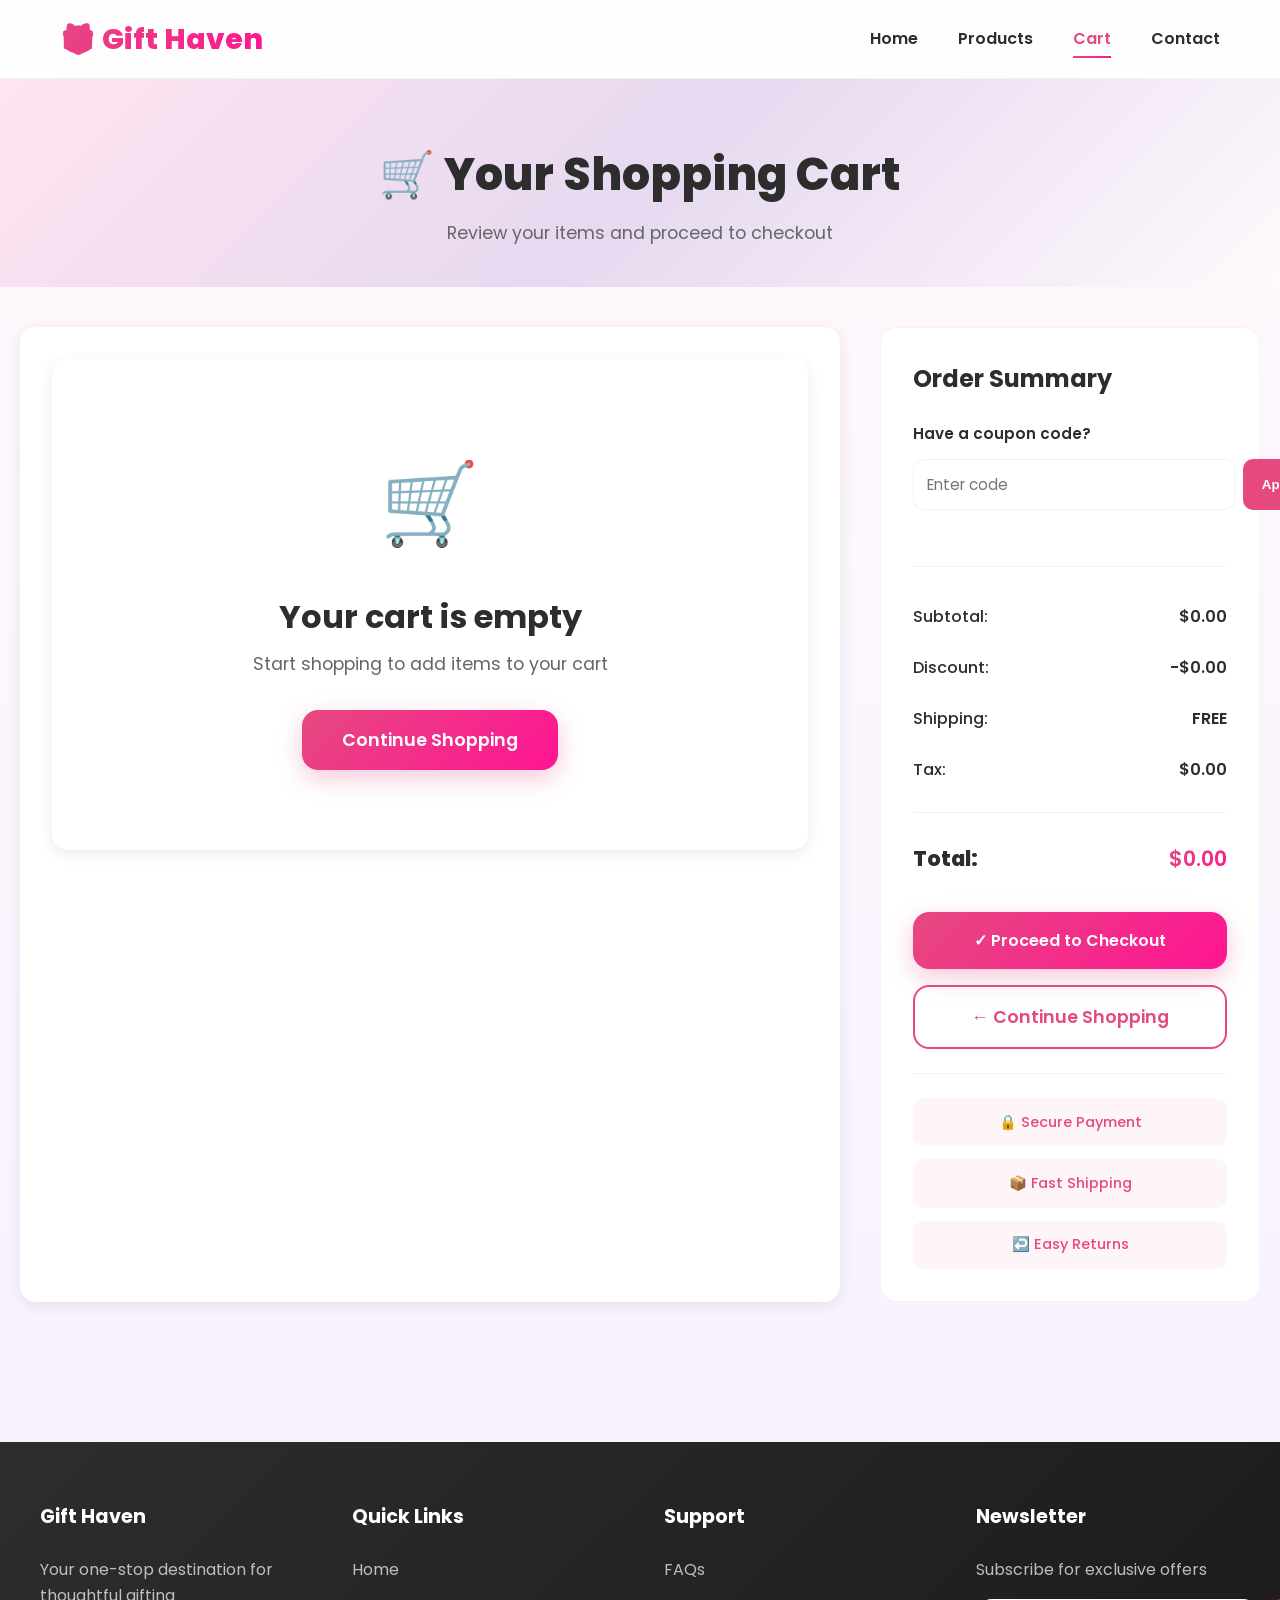
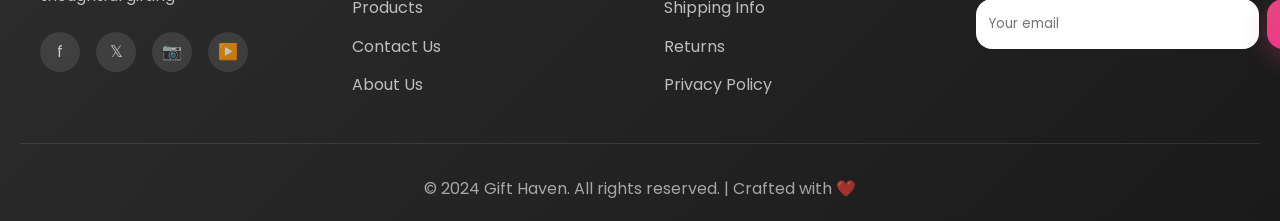
<file: gift-haven/cart.html>
<!DOCTYPE html>
<html lang="en">

<head>
    <meta charset="UTF-8">
    <meta name="viewport" content="width=device-width, initial-scale=1.0">
    <title>Shopping Cart - Gift Haven</title>

    <!-- Google Fonts -->
    <link rel="preconnect" href="https://fonts.googleapis.com">
    <link rel="preconnect" href="https://fonts.gstatic.com" crossorigin>
    <link href="https://fonts.googleapis.com/css2?family=Poppins:wght@300;400;500;600;700;800&display=swap"
        rel="stylesheet">

    <link rel="stylesheet" href="css/style.css">
</head>

<body>
    <!-- Navigation Bar -->
    <nav class="navbar" id="navbar">
        <div class="nav-container">
            <div class="logo">🎁 Gift Haven</div>
            <ul class="nav-menu">
                <li><a href="index.html" class="nav-link">Home</a></li>
                <li><a href="products.html" class="nav-link">Products</a></li>
                <li><a href="cart.html" class="nav-link active">Cart <span class="cart-count"
                            id="cart-count">0</span></a></li>
                <li><a href="contact.html" class="nav-link">Contact</a></li>
            </ul>
        </div>
    </nav>

    <!-- Page Header -->
    <div class="cart-header">
        <h1>🛒 Your Shopping Cart</h1>
        <p>Review your items and proceed to checkout</p>
    </div>

    <!-- Main Content -->
    <main class="cart-container">
        <div class="cart-wrapper">

            <!-- Cart Items Section -->
            <section class="cart-items-section">
                <div id="emptyCart" class="empty-cart-message">
                    <div class="empty-icon">🛒</div>
                    <h2>Your cart is empty</h2>
                    <p>Start shopping to add items to your cart</p>
                    <a href="products.html" class="btn btn-primary btn-lg">Continue Shopping</a>
                </div>

                <div id="cartContent" style="display: none;">
                    <!-- Cart Items List -->
                    <div id="cartItemsList" class="cart-items-list">
                        <!-- Cart items will be rendered here -->
                    </div>
                </div>
            </section>

            <!-- Order Summary Section -->
            <aside class="order-summary glass-effect">
                <h2>Order Summary</h2>

                <!-- Coupon Section -->
                <div class="coupon-section">
                    <label>Have a coupon code?</label>
                    <div class="coupon-input-group">
                        <input type="text" id="couponInput" class="coupon-input" placeholder="Enter code"
                            onkeypress="handleCouponKeyPress(event)">
                        <button class="btn-apply-coupon" onclick="applyCoupon()">Apply</button>
                    </div>
                    <div id="couponMessage" class="coupon-message"></div>
                </div>

                <!-- Summary Details -->
                <div class="summary-details">
                    <div class="summary-row">
                        <span>Subtotal:</span>
                        <span id="subtotal">$0.00</span>
                    </div>
                    <div class="summary-row">
                        <span>Discount:</span>
                        <span id="discount">$0.00</span>
                    </div>
                    <div class="summary-row">
                        <span>Shipping:</span>
                        <span id="shipping">$0.00</span>
                    </div>
                    <div class="summary-row">
                        <span>Tax:</span>
                        <span id="tax">$0.00</span>
                    </div>
                    <div class="summary-divider"></div>
                    <div class="summary-row total">
                        <span>Total:</span>
                        <span id="total">$0.00</span>
                    </div>
                </div>

                <!-- Buttons -->
                <div class="summary-buttons">
                    <button class="btn btn-primary btn-lg btn-checkout" onclick="proceedToCheckout()">
                        ✓ Proceed to Checkout
                    </button>
                    <a href="products.html" class="btn btn-outline btn-lg">
                        ← Continue Shopping
                    </a>
                </div>

                <!-- Trust Badges -->
                <div class="trust-badges">
                    <div class="badge">🔒 Secure Payment</div>
                    <div class="badge">📦 Fast Shipping</div>
                    <div class="badge">↩️ Easy Returns</div>
                </div>
            </aside>

        </div>
    </main>

    <!-- Footer -->
    <footer class="footer">
        <div class="footer-container">
            <div class="footer-section">
                <h4>Gift Haven</h4>
                <p>Your one-stop destination for thoughtful gifting</p>
                <div class="social-links">
                    <a href="#" class="social-icon">f</a>
                    <a href="#" class="social-icon">𝕏</a>
                    <a href="#" class="social-icon">📷</a>
                    <a href="#" class="social-icon">▶️</a>
                </div>
            </div>

            <div class="footer-section">
                <h4>Quick Links</h4>
                <ul>
                    <li><a href="index.html">Home</a></li>
                    <li><a href="products.html">Products</a></li>
                    <li><a href="contact.html">Contact Us</a></li>
                    <li><a href="#">About Us</a></li>
                </ul>
            </div>

            <div class="footer-section">
                <h4>Support</h4>
                <ul>
                    <li><a href="#">FAQs</a></li>
                    <li><a href="#">Shipping Info</a></li>
                    <li><a href="#">Returns</a></li>
                    <li><a href="#">Privacy Policy</a></li>
                </ul>
            </div>

            <div class="footer-section">
                <h4>Newsletter</h4>
                <p>Subscribe for exclusive offers</p>
                <form class="newsletter-form">
                    <input type="email" placeholder="Your email" required>
                    <button type="submit" class="btn btn-primary">Subscribe</button>
                </form>
            </div>
        </div>

        <div class="footer-bottom">
            <p>&copy; 2024 Gift Haven. All rights reserved. | Crafted with ❤️</p>
        </div>
    </footer>

    <script src="js/script.js"></script>
    <script>
        // Coupon codes database
        const validCoupons = {
            'GIFT20': 0.20,      // 20% off
            'WELCOME10': 0.10,   // 10% off
            'SAVE15': 0.15,      // 15% off
            'FRIEND25': 0.25     // 25% off
        };

        let appliedDiscount = 0;

        // Initialize cart on page load
        document.addEventListener('DOMContentLoaded', function () {
            displayCart();
            updateNavbarScroll();
            updateCartCount();
        });

        // Update navbar scroll effect
        window.addEventListener('scroll', updateNavbarScroll);

        function updateNavbarScroll() {
            const navbar = document.getElementById('navbar');
            if (window.scrollY > 50) {
                navbar.classList.add('scrolled');
            } else {
                navbar.classList.remove('scrolled');
            }
        }

        // Display cart items
        function displayCart() {
            const emptyCart = document.getElementById('emptyCart');
            const cartContent = document.getElementById('cartContent');
            const cartItemsList = document.getElementById('cartItemsList');

            if (cart.length === 0) {
                emptyCart.style.display = 'flex';
                cartContent.style.display = 'none';
                updateCartSummary(0, 0, 0);
                return;
            }

            emptyCart.style.display = 'none';
            cartContent.style.display = 'block';
            cartItemsList.innerHTML = '';

            cart.forEach((item, index) => {
                const cartItem = createCartItem(item, index);
                cartItemsList.appendChild(cartItem);
                // Stagger animation
                setTimeout(() => {
                    cartItem.style.animation = `fadeInUp 0.5s ease-out forwards`;
                }, index * 50);
            });

            updateCartTotals();
        }

        // Create cart item element
        function createCartItem(item, index) {
            const itemDiv = document.createElement('div');
            itemDiv.className = 'cart-item glass-effect';
            itemDiv.style.opacity = '0';

            const itemTotal = item.price * item.quantity;

            itemDiv.innerHTML = `
                <div class="cart-item-image">
                    <img src="${item.image || 'images/placeholder-1.jpg'}" alt="${item.name}">
                </div>
                <div class="cart-item-details">
                    <h3>${item.name}</h3>
                    <p class="item-price">$${item.price.toFixed(2)}</p>
                </div>
                <div class="cart-item-quantity">
                    <button class="qty-btn" onclick="decreaseQuantity(${item.id})">−</button>
                    <input type="number" value="${item.quantity}" min="1" readonly>
                    <button class="qty-btn" onclick="increaseQuantity(${item.id})">+</button>
                </div>
                <div class="cart-item-total">
                    <div class="item-total-label">Total</div>
                    <div class="item-total-price">$${itemTotal.toFixed(2)}</div>
                </div>
                <button class="btn-remove" onclick="removeFromCart(${item.id}, '${item.name}')" title="Remove item">
                    ✕
                </button>
            `;

            return itemDiv;
        }

        // Increase quantity
        function increaseQuantity(productId) {
            const product = cart.find(item => item.id === productId);
            if (product) {
                product.quantity += 1;
                saveCart();
                displayCart();
                showNotification(`${product.name} quantity increased!`, 'info');
            }
        }

        // Decrease quantity
        function decreaseQuantity(productId) {
            const product = cart.find(item => item.id === productId);
            if (product && product.quantity > 1) {
                product.quantity -= 1;
                saveCart();
                displayCart();
                showNotification(`${product.name} quantity decreased!`, 'info');
            }
        }

        // Remove from cart
        function removeFromCart(productId, productName) {
            cart = cart.filter(item => item.id !== productId);
            saveCart();
            displayCart();
            showNotification(`${productName} removed from cart`, 'success');
        }

        // Calculate and update totals
        function updateCartTotals() {
            let subtotal = 0;
            cart.forEach(item => {
                subtotal += item.price * item.quantity;
            });

            const discountAmount = subtotal * appliedDiscount;
            const discountedSubtotal = subtotal - discountAmount;
            const shipping = discountedSubtotal > 0 ? (discountedSubtotal > 100 ? 0 : 10) : 0;
            const tax = discountedSubtotal * 0.08;
            const total = discountedSubtotal + shipping + tax;

            updateCartSummary(subtotal, discountAmount, shipping, tax, total);
        }

        // Update cart summary display
        function updateCartSummary(subtotal, discount = 0, shipping = 0, tax = 0, total = 0) {
            const subtotalEl = document.getElementById('subtotal');
            const discountEl = document.getElementById('discount');
            const shippingEl = document.getElementById('shipping');
            const taxEl = document.getElementById('tax');
            const totalEl = document.getElementById('total');

            if (subtotalEl) subtotalEl.textContent = `$${subtotal.toFixed(2)}`;
            if (discountEl) discountEl.textContent = `-$${discount.toFixed(2)}`;
            if (shippingEl) shippingEl.textContent = shipping > 0 ? `$${shipping.toFixed(2)}` : 'FREE';
            if (taxEl) taxEl.textContent = `$${tax.toFixed(2)}`;
            if (totalEl) totalEl.textContent = `$${total.toFixed(2)}`;
        }

        // Apply coupon
        function applyCoupon() {
            const couponCode = document.getElementById('couponInput').value.trim().toUpperCase();
            const couponMessage = document.getElementById('couponMessage');

            if (!couponCode) {
                couponMessage.textContent = 'Please enter a coupon code';
                couponMessage.className = 'coupon-message error';
                return;
            }

            if (validCoupons.hasOwnProperty(couponCode)) {
                appliedDiscount = validCoupons[couponCode];
                const discountPercent = Math.round(appliedDiscount * 100);
                couponMessage.textContent = `✓ Coupon applied! ${discountPercent}% off`;
                couponMessage.className = 'coupon-message success';
                showNotification(`${couponCode} coupon applied - ${discountPercent}% off!`, 'success');
                updateCartTotals();
                document.getElementById('couponInput').disabled = true;
                document.querySelector('.btn-apply-coupon').disabled = true;
            } else {
                couponMessage.textContent = 'Invalid coupon code';
                couponMessage.className = 'coupon-message error';
                showNotification('Coupon code not found', 'error');
            }
        }

        // Handle Enter key for coupon
        function handleCouponKeyPress(event) {
            if (event.key === 'Enter') {
                applyCoupon();
            }
        }

        // Proceed to checkout
        function proceedToCheckout() {
            if (cart.length === 0) {
                showNotification('Your cart is empty!', 'error');
                return;
            }

            showNotification('Processing your order... Redirecting to checkout', 'success');

            setTimeout(() => {
                // In a real application, this would redirect to a checkout page
                // For now, show a confirmation
                alert(`Thank you for your order!\n\nTotal: $${document.getElementById('total').textContent}\n\nOrder ID: #${Math.random().toString(36).substr(2, 9).toUpperCase()}`);
                // Clear cart
                cart = [];
                saveCart();
                displayCart();
                appliedDiscount = 0;
            }, 1500);
        }

        // Update cart count in navbar
        function updateCartCount() {
            const cartCountEl = document.getElementById('cart-count');
            if (!cartCountEl) return;

            const totalItems = cart.reduce((sum, item) => sum + item.quantity, 0);
            cartCountEl.textContent = totalItems;
            cartCountEl.style.display = totalItems > 0 ? 'inline-flex' : 'none';
        }
    </script>
</body>

</html>
</file>
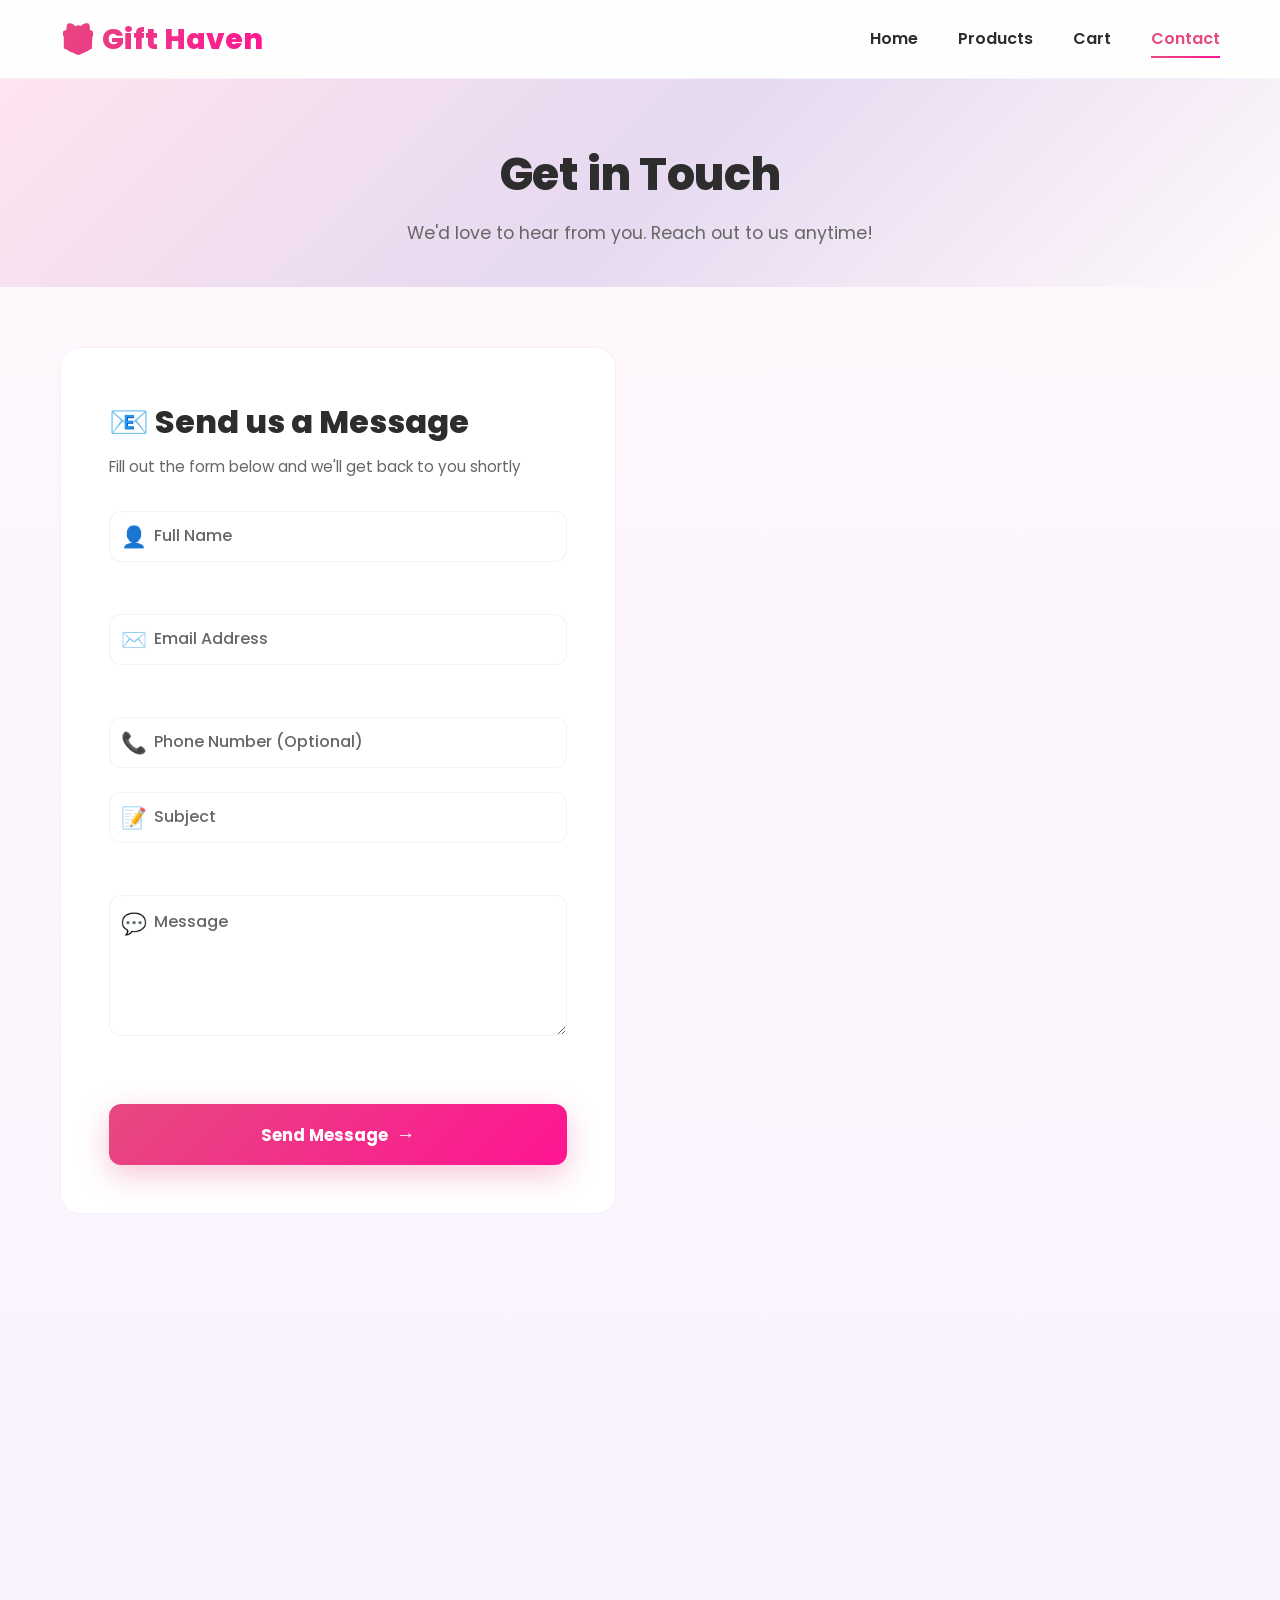
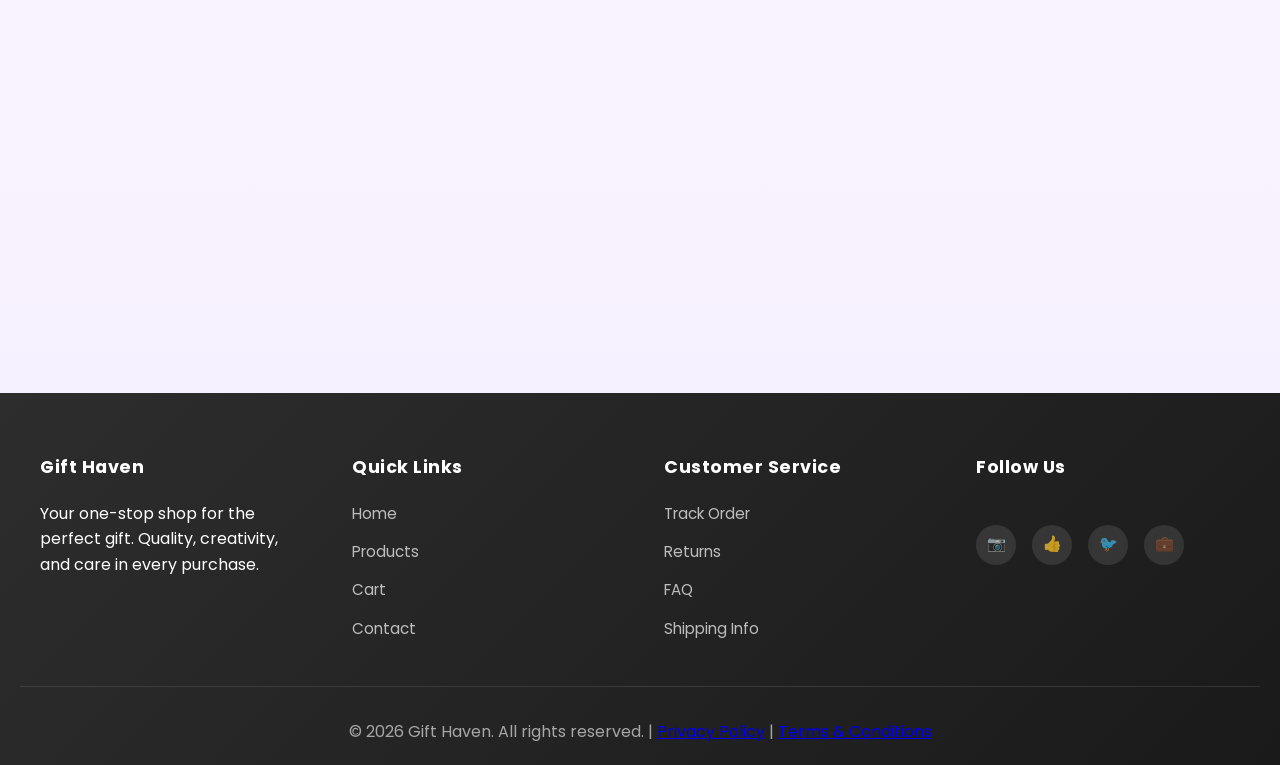
<file: gift-haven/contact.html>
<!DOCTYPE html>
<html lang="en">

<head>
    <meta charset="UTF-8">
    <meta name="viewport" content="width=device-width, initial-scale=1.0">
    <title>Contact Us - Gift Haven</title>

    <!-- Google Fonts -->
    <link rel="preconnect" href="https://fonts.googleapis.com">
    <link rel="preconnect" href="https://fonts.gstatic.com" crossorigin>
    <link
        href="https://fonts.googleapis.com/css2?family=Poppins:wght@300;400;500;600;700;800&family=Montserrat:wght@500;600;700&display=swap"
        rel="stylesheet">

    <link rel="stylesheet" href="css/style.css">
</head>

<body>
    <!-- Navigation Bar -->
    <nav class="navbar" id="navbar">
        <div class="nav-container">
            <div class="logo">🎁 Gift Haven</div>
            <ul class="nav-menu">
                <li><a href="index.html" class="nav-link">Home</a></li>
                <li><a href="products.html" class="nav-link">Products</a></li>
                <li><a href="cart.html" class="nav-link">Cart <span class="cart-count" id="cart-count">0</span></a></li>
                <li><a href="contact.html" class="nav-link active">Contact</a></li>
            </ul>
        </div>
    </nav>

    <!-- Contact Header -->
    <div class="contact-header">
        <h1>Get in Touch</h1>
        <p>We'd love to hear from you. Reach out to us anytime!</p>
    </div>

    <!-- Main Content -->
    <main class="contact-container">
        <div class="contact-wrapper">
            <!-- Contact Form Section -->
            <section class="contact-form-section">
                <div class="form-card glass-effect">
                    <div class="form-header">
                        <h2>📧 Send us a Message</h2>
                        <p>Fill out the form below and we'll get back to you shortly</p>
                    </div>

                    <form id="contactForm" class="contact-form">
                        <!-- Name Field -->
                        <div class="form-group">
                            <div class="input-wrapper">
                                <span class="input-icon">👤</span>
                                <input type="text" id="name" name="name" required placeholder=" ">
                                <label for="name">Full Name</label>
                            </div>
                            <span class="error-message" id="nameError"></span>
                        </div>

                        <!-- Email Field -->
                        <div class="form-group">
                            <div class="input-wrapper">
                                <span class="input-icon">✉️</span>
                                <input type="email" id="email" name="email" required placeholder=" ">
                                <label for="email">Email Address</label>
                            </div>
                            <span class="error-message" id="emailError"></span>
                        </div>

                        <!-- Phone Field -->
                        <div class="form-group">
                            <div class="input-wrapper">
                                <span class="input-icon">📞</span>
                                <input type="tel" id="phone" name="phone" placeholder=" ">
                                <label for="phone">Phone Number (Optional)</label>
                            </div>
                        </div>

                        <!-- Subject Field -->
                        <div class="form-group">
                            <div class="input-wrapper">
                                <span class="input-icon">📝</span>
                                <input type="text" id="subject" name="subject" required placeholder=" ">
                                <label for="subject">Subject</label>
                            </div>
                            <span class="error-message" id="subjectError"></span>
                        </div>

                        <!-- Message Field -->
                        <div class="form-group">
                            <div class="textarea-wrapper">
                                <span class="input-icon textarea-icon">💬</span>
                                <textarea id="message" name="message" required placeholder=" " rows="5"></textarea>
                                <label for="message">Message</label>
                            </div>
                            <span class="error-message" id="messageError"></span>
                        </div>

                        <!-- Submit Button -->
                        <button type="submit" class="btn btn-primary btn-lg contact-btn">
                            <span>Send Message</span>
                            <span class="btn-arrow">→</span>
                        </button>
                    </form>

                    <!-- Success Message -->
                    <div id="successMessage" class="success-message" style="display: none;">
                        <div class="success-icon">✓</div>
                        <h3>Message Sent Successfully!</h3>
                        <p>Thank you for reaching out. We'll get back to you within 24 hours.</p>
                    </div>
                </div>
            </section>

            <!-- Contact Info Section -->
            <section class="contact-info-section">
                <!-- Info Cards -->
                <div class="info-cards-container">
                    <!-- Phone Card -->
                    <div class="info-card glass-effect" data-aos="fadeInUp" data-aos-delay="100">
                        <div class="info-icon">📞</div>
                        <h3>Phone</h3>
                        <p class="info-main">(555) 123-4567</p>
                        <p class="info-sub">Mon-Fri, 9AM-6PM EST</p>
                    </div>

                    <!-- Email Card -->
                    <div class="info-card glass-effect" data-aos="fadeInUp" data-aos-delay="200">
                        <div class="info-icon">✉️</div>
                        <h3>Email</h3>
                        <p class="info-main">support@gifthaven.com</p>
                        <p class="info-sub">We respond within 24hrs</p>
                    </div>

                    <!-- Address Card -->
                    <div class="info-card glass-effect" data-aos="fadeInUp" data-aos-delay="300">
                        <div class="info-icon">📍</div>
                        <h3>Address</h3>
                        <p class="info-main">123 Gift Lane</p>
                        <p class="info-sub">Shop City, ST 12345, USA</p>
                    </div>

                    <!-- Hours Card -->
                    <div class="info-card glass-effect" data-aos="fadeInUp" data-aos-delay="400">
                        <div class="info-icon">🕒</div>
                        <h3>Business Hours</h3>
                        <p class="info-main">Mon-Fri: 9AM - 6PM</p>
                        <p class="info-sub">Sat: 10AM - 4PM | Sun: Closed</p>
                    </div>
                </div>

                <!-- Map Section -->
                <div class="map-section glass-effect" data-aos="fadeInUp" data-aos-delay="500">
                    <h3>📍 Visit Us</h3>
                    <div class="map-container">
                        <iframe
                            src="https://www.google.com/maps/embed?pb=!1m18!1m12!1m3!1d3022.9663038471943!2d-74.00601!3d40.7127753!2m3!1f0!2f0!3f0!3m2!1i1024!2i768!4f13.1!3m3!1m2!1s0x0%3A0x0!2zNDDCsDQyJzQ2LjAiTiA3NMKwMDAnMjEuNiJX!5e0!3m2!1sen!2sus!4v1234567890"
                            width="100%" height="300" style="border:0;" allowfullscreen="" loading="lazy"
                            referrerpolicy="no-referrer-when-downgrade"></iframe>
                    </div>
                </div>

                <!-- FAQ Section -->
                <div class="faq-section" data-aos="fadeInUp" data-aos-delay="600">
                    <h3>❓ Frequently Asked Questions</h3>
                    <div class="faq-container">
                        <details class="faq-item">
                            <summary>How long does shipping take?</summary>
                            <p>Standard shipping takes 5-7 business days. Express shipping is available for 2-3 business
                                days delivery.</p>
                        </details>
                        <details class="faq-item">
                            <summary>What is your return policy?</summary>
                            <p>We offer a 30-day return policy on all items. Items must be unused and in original
                                packaging.</p>
                        </details>
                        <details class="faq-item">
                            <summary>Do you offer gift wrapping?</summary>
                            <p>Yes! We provide complimentary gift wrapping for all orders. You can request it during
                                checkout.</p>
                        </details>
                        <details class="faq-item">
                            <summary>Is my payment information secure?</summary>
                            <p>Absolutely! We use SSL encryption to protect your payment information. Your data is
                                completely secure.</p>
                        </details>
                    </div>
                </div>
            </section>
        </div>
    </main>

    <!-- Back to Top Button -->
    <button id="backToTop" class="back-to-top" onclick="scrollToTop()">
        <span>↑</span>
    </button>

    <!-- Footer -->
    <footer class="footer">
        <div class="footer-container">
            <div class="footer-column">
                <h4>Gift Haven</h4>
                <p>Your one-stop shop for the perfect gift. Quality, creativity, and care in every purchase.</p>
            </div>
            <div class="footer-column">
                <h4>Quick Links</h4>
                <ul>
                    <li><a href="index.html">Home</a></li>
                    <li><a href="products.html">Products</a></li>
                    <li><a href="cart.html">Cart</a></li>
                    <li><a href="contact.html">Contact</a></li>
                </ul>
            </div>
            <div class="footer-column">
                <h4>Customer Service</h4>
                <ul>
                    <li><a href="#">Track Order</a></li>
                    <li><a href="#">Returns</a></li>
                    <li><a href="#">FAQ</a></li>
                    <li><a href="#">Shipping Info</a></li>
                </ul>
            </div>
            <div class="footer-column">
                <h4>Follow Us</h4>
                <div class="social-links">
                    <a href="#" class="social-icon" title="Instagram">📷</a>
                    <a href="#" class="social-icon" title="Facebook">👍</a>
                    <a href="#" class="social-icon" title="Twitter">🐦</a>
                    <a href="#" class="social-icon" title="LinkedIn">💼</a>
                </div>
            </div>
        </div>
        <div class="footer-bottom">
            <p>&copy; 2026 Gift Haven. All rights reserved. | <a href="#">Privacy Policy</a> | <a href="#">Terms &
                    Conditions</a></p>
        </div>
    </footer>

    <script src="js/script.js"></script>
</body>

</html>
</file>
<file: gift-haven/css/style.css>
/* ================================
   Gift Haven - Premium Stylesheet
   ================================ */

/* Root Variables with Modern Color Palette */
:root {
    --primary-color: #e64980;
    --secondary-color: #ff1493;
    --accent-color: #b19cd9;
    --light-purple: #e6d9f0;
    --soft-pink: #ffe4f0;
    --white: #ffffff;
    --dark-text: #2d2d2d;
    --light-text: #666666;
    --border-color: rgba(230, 217, 240, 0.4);
    --padding: 20px;
    --border-radius: 16px;
    --gradient-primary: linear-gradient(135deg, #e64980 0%, #ff1493 100%);
    --gradient-light: linear-gradient(135deg, #ffe4f0 0%, #e6d9f0 100%);
}

/* Animations */
@keyframes fadeInUp {
    from {
        opacity: 0;
        transform: translateY(30px);
    }
    to {
        opacity: 1;
        transform: translateY(0);
    }
}

@keyframes slideIn {
    from {
        transform: translateX(400px);
        opacity: 0;
    }
    to {
        transform: translateX(0);
        opacity: 1;
    }
}

@keyframes slideOut {
    from {
        transform: translateX(0);
        opacity: 1;
    }
    to {
        transform: translateX(400px);
        opacity: 0;
    }
}

@keyframes float {
    0%, 100% {
        transform: translateY(0px);
    }
    50% {
        transform: translateY(-15px);
    }
}

@keyframes glow {
    0%, 100% {
        box-shadow: 0 0 20px rgba(230, 73, 128, 0.3);
    }
    50% {
        box-shadow: 0 0 40px rgba(230, 73, 128, 0.6);
    }
}

/* Reset & Base Styles */
* {
    margin: 0;
    padding: 0;
    box-sizing: border-box;
}

html {
    scroll-behavior: smooth;
}

body {
    font-family: 'Poppins', 'Montserrat', sans-serif;
    line-height: 1.6;
    color: var(--dark-text);
    background: linear-gradient(180deg, #fff9fc 0%, #f5f0ff 100%);
    min-height: 100vh;
}

/* Glassmorphism Effect */
.glass-effect {
    background: rgba(255, 255, 255, 0.95);
    backdrop-filter: blur(10px);
    border: 1px solid var(--border-color);
    border-radius: var(--border-radius);
}

/* ================================
   Navigation Bar - Modern Sticky
   ================================ */
.navbar {
    background: rgba(255, 255, 255, 0.8);
    backdrop-filter: blur(10px);
    border-bottom: 1px solid var(--border-color);
    position: sticky;
    top: 0;
    z-index: 1000;
    transition: all 0.3s ease;
}

.navbar.scrolled {
    box-shadow: 0 8px 32px rgba(0, 0, 0, 0.1);
    background: rgba(255, 255, 255, 0.95);
}

.nav-container {
    max-width: 1200px;
    margin: 0 auto;
    display: flex;
    justify-content: space-between;
    align-items: center;
    padding: 1rem var(--padding);
}

.logo {
    font-size: 1.8rem;
    font-weight: 800;
    background: var(--gradient-primary);
    -webkit-background-clip: text;
    -webkit-text-fill-color: transparent;
    background-clip: text;
    transition: transform 0.3s ease;
}

.logo:hover {
    transform: scale(1.05);
}

.nav-menu {
    list-style: none;
    display: flex;
    gap: 2.5rem;
}

.nav-link {
    text-decoration: none;
    color: var(--dark-text);
    font-weight: 600;
    font-size: 1rem;
    transition: all 0.3s ease;
    position: relative;
    padding: 0.5rem 0;
}

.nav-link::after {
    content: '';
    position: absolute;
    bottom: 0;
    left: 0;
    width: 0;
    height: 2px;
    background: var(--gradient-primary);
    transition: width 0.3s ease;
}

.nav-link:hover::after,
.nav-link.active::after {
    width: 100%;
}

.nav-link:hover,
.nav-link.active {
    color: var(--primary-color);
}

/* ================================
   Hero Section - Modern & Animated
   ================================ */
.hero {
    position: relative;
    min-height: 100vh;
    display: flex;
    align-items: center;
    justify-content: center;
    overflow: hidden;
    padding: 80px var(--padding);
}

.hero-bg-gradient {
    position: absolute;
    top: 0;
    left: 0;
    right: 0;
    bottom: 0;
    background: var(--gradient-light);
    z-index: 0;
}

.hero::before {
    content: '';
    position: absolute;
    top: -50%;
    right: -10%;
    width: 800px;
    height: 800px;
    background: radial-gradient(circle, rgba(230, 73, 128, 0.1) 0%, transparent 70%);
    border-radius: 50%;
    z-index: 1;
}

.hero {
    background: linear-gradient(135deg, #ffe4f0 0%, #e6d9f0 50%, #fff9fc 100%);
}

.hero-content {
    max-width: 1200px;
    display: grid;
    grid-template-columns: 1fr 1fr;
    gap: 4rem;
    align-items: center;
    position: relative;
    z-index: 2;
}

.hero-text {
    animation: fadeInUp 1s ease-out;
}

.hero-text h1 {
    font-size: 3.5rem;
    font-weight: 800;
    line-height: 1.2;
    margin-bottom: 1.5rem;
    color: var(--dark-text);
    letter-spacing: -1px;
}

.hero-text h1 span {
    background: var(--gradient-primary);
    -webkit-background-clip: text;
    -webkit-text-fill-color: transparent;
    background-clip: text;
}

.hero-text p {
    font-size: 1.3rem;
    color: var(--light-text);
    margin-bottom: 2.5rem;
    font-weight: 400;
}

.hero-buttons {
    display: flex;
    gap: 1.5rem;
    flex-wrap: wrap;
}

.hero-illustration {
    animation: float 3s ease-in-out infinite;
    text-align: center;
}

.gift-box {
    font-size: 200px;
    filter: drop-shadow(0 20px 40px rgba(230, 73, 128, 0.2));
    animation: glow 3s ease-in-out infinite;
}

/* ================================
   Button Styles - Modern
   ================================ */
.btn {
    padding: 0.9rem 2rem;
    border: none;
    border-radius: var(--border-radius);
    cursor: pointer;
    font-weight: 600;
    font-size: 1rem;
    text-decoration: none;
    display: inline-block;
    transition: all 0.3s ease;
    text-align: center;
    font-family: 'Poppins', sans-serif;
}

.btn-primary {
    background: var(--gradient-primary);
    color: var(--white);
    box-shadow: 0 8px 24px rgba(230, 73, 128, 0.3);
}

.btn-primary:hover {
    transform: translateY(-3px);
    box-shadow: 0 12px 32px rgba(230, 73, 128, 0.5);
}

.btn-secondary {
    background: var(--white);
    color: var(--primary-color);
    border: 2px solid var(--primary-color);
}

.btn-secondary:hover {
    background: var(--primary-color);
    color: var(--white);
    transform: translateY(-2px);
}

.btn-outline {
    background: transparent;
    color: var(--primary-color);
    border: 2px solid var(--primary-color);
}

.btn-outline:hover {
    background: var(--primary-color);
    color: var(--white);
}

.btn-lg {
    padding: 1rem 2.5rem;
    font-size: 1.1rem;
}

.btn-white {
    background: var(--white);
    color: var(--primary-color);
    box-shadow: 0 8px 24px rgba(0, 0, 0, 0.1);
}

.btn-white:hover {
    transform: translateY(-3px);
    box-shadow: 0 12px 32px rgba(0, 0, 0, 0.15);
}

.btn-icon {
    width: 45px;
    height: 45px;
    border-radius: 50%;
    padding: 0;
    display: flex;
    align-items: center;
    justify-content: center;
    background: var(--gradient-primary);
    color: var(--white);
}

.btn-icon:hover {
    transform: scale(1.1);
}

.btn-add {
    width: 100%;
    background: var(--gradient-primary);
    color: var(--white);
}

/* ================================
   Featured Section
   ================================ */
.featured {
    max-width: 1200px;
    margin: 0 auto;
    padding: 80px var(--padding);
}

.section-header {
    text-align: center;
    margin-bottom: 60px;
}

.section-header h2 {
    font-size: 2.8rem;
    font-weight: 800;
    color: var(--dark-text);
    margin-bottom: 1rem;
    letter-spacing: -0.5px;
}

.section-header p {
    font-size: 1.1rem;
    color: var(--light-text);
    max-width: 500px;
    margin: 0 auto;
}

/* ================================
   Product Grid - Modern Cards
   ================================ */
.product-grid {
    display: grid;
    grid-template-columns: repeat(auto-fit, minmax(300px, 1fr));
    gap: 2.5rem;
    margin-bottom: 4rem;
}

.product-card {
    background: var(--white);
    border-radius: var(--border-radius);
    overflow: hidden;
    transition: all 0.3s ease;
    animation: fadeInUp 0.6s ease-out backwards;
}

.product-card:hover {
    transform: translateY(-10px);
    box-shadow: 0 20px 40px rgba(0, 0, 0, 0.1);
}

.product-image {
    position: relative;
    height: 250px;
    overflow: hidden;
    background: linear-gradient(135deg, #ffe4f0 0%, #e6d9f0 100%);
    border-radius: 12px 12px 0 0;
    display: flex;
    align-items: center;
    justify-content: center;
    box-shadow: inset 0 2px 8px rgba(0, 0, 0, 0.05);
}

.product-image img {
    width: 100%;
    height: 100%;
    object-fit: cover;
    object-position: center;
    transition: transform 0.4s cubic-bezier(0.4, 0, 0.2, 1);
    will-change: transform;
}

.product-card:hover .product-image img {
    transform: scale(1.08) perspective(1000px) rotateY(1deg);
}

.product-image::before {
    content: '';
    position: absolute;
    top: 0;
    left: 0;
    right: 0;
    bottom: 0;
    background: rgba(230, 73, 128, 0);
    transition: background 0.3s ease;
    pointer-events: none;
    z-index: 1;
}

.product-card:hover .product-image::before {
    background: rgba(230, 73, 128, 0.05);
}

.product-badge {
    position: absolute;
    top: 15px;
    right: 15px;
    background: var(--gradient-primary);
    color: var(--white);
    padding: 0.5rem 1rem;
    border-radius: 30px;
    font-size: 0.8rem;
    font-weight: 600;
}

.product-info {
    padding: 1.5rem;
}

.product-info h3 {
    font-size: 1.3rem;
    font-weight: 700;
    color: var(--primary-color);
    margin-bottom: 0.5rem;
}

.product-info p {
    color: var(--light-text);
    font-size: 0.95rem;
    margin-bottom: 1rem;
}

.product-footer {
    display: flex;
    justify-content: space-between;
    align-items: center;
}

.price {
    font-size: 1.5rem;
    font-weight: 700;
    background: var(--gradient-primary);
    -webkit-background-clip: text;
    -webkit-text-fill-color: transparent;
    background-clip: text;
}

.view-all-container {
    text-align: center;
    margin-top: 2rem;
}

/* ================================
   Categories Section
   ================================ */
.categories {
    max-width: 1200px;
    margin: 0 auto;
    padding: 80px var(--padding);
}

.categories-grid {
    display: grid;
    grid-template-columns: repeat(auto-fit, minmax(250px, 1fr));
    gap: 2rem;
}

.category-card {
    padding: 2.5rem;
    text-align: center;
    cursor: pointer;
    transition: all 0.3s ease;
    animation: fadeInUp 0.6s ease-out backwards;
    position: relative;
    min-height: 300px;
    display: flex;
    flex-direction: column;
    align-items: center;
    justify-content: center;
    background-size: cover;
    background-position: center;
    overflow: hidden;
    border-radius: var(--border-radius);
}

.category-card::before {
    content: '';
    position: absolute;
    top: 0;
    left: 0;
    right: 0;
    bottom: 0;
    background: rgba(255, 255, 255, 0.95);
    backdrop-filter: blur(5px);
    transition: all 0.3s ease;
    z-index: 1;
}

.category-card:hover::before {
    background: rgba(255, 255, 255, 0.85);
    backdrop-filter: blur(8px);
}

.category-card:hover {
    transform: translateY(-8px);
    box-shadow: 0 20px 50px rgba(230, 73, 128, 0.2);
}

.category-icon {
    font-size: 4rem;
    margin-bottom: 1rem;
    animation: float 3s ease-in-out infinite;
    position: relative;
    z-index: 2;
    transition: transform 0.3s ease;
}

.category-card:hover .category-icon {
    transform: scale(1.1) rotateZ(5deg);
}

.category-card h3 {
    font-size: 1.5rem;
    font-weight: 700;
    color: var(--dark-text);
    margin-bottom: 0.5rem;
    position: relative;
    z-index: 2;
}

.category-card p {
    color: var(--light-text);
    margin-bottom: 1.5rem;
    position: relative;
    z-index: 2;
}

.category-link {
    color: var(--primary-color);
    text-decoration: none;
    font-weight: 600;
    transition: all 0.3s ease;
    position: relative;
    z-index: 2;
}

.category-link:hover {
    color: var(--secondary-color);
    transform: translateX(3px);
}

/* ================================
   Special Offer Section
   ================================ */
.special-offer {
    max-width: 1200px;
    margin: 60px auto;
    padding: 0 var(--padding);
}

.offer-content {
    background: var(--gradient-primary);
    padding: 3rem;
    border-radius: var(--border-radius);
    display: flex;
    justify-content: space-between;
    align-items: center;
    gap: 2rem;
}

.offer-text {
    flex: 1;
}

.offer-text h2 {
    font-size: 2.2rem;
    color: var(--white);
    font-weight: 800;
    margin-bottom: 1rem;
}

.offer-text p {
    font-size: 1.1rem;
    color: rgba(255, 255, 255, 0.9);
    margin-bottom: 1rem;
}

.offer-code {
    display: inline-block;
    background: rgba(255, 255, 255, 0.2);
    padding: 0.8rem 1.5rem;
    border-radius: 30px;
    color: var(--white);
    font-weight: 600;
}

.offer-content .btn {
    white-space: nowrap;
}

/* ================================
   Why Choose Us Section
   ================================ */
.why-us {
    max-width: 1200px;
    margin: 0 auto;
    padding: 80px var(--padding);
}

.benefits-grid {
    display: grid;
    grid-template-columns: repeat(auto-fit, minmax(250px, 1fr));
    gap: 2rem;
}

.benefit-card {
    text-align: center;
    padding: 2rem;
    animation: fadeInUp 0.6s ease-out backwards;
}

.benefit-icon {
    width: 70px;
    height: 70px;
    margin: 0 auto 1.5rem;
    background: var(--gradient-primary);
    color: var(--white);
    border-radius: 50%;
    display: flex;
    align-items: center;
    justify-content: center;
    font-size: 2rem;
    font-weight: bold;
}

.benefit-card h3 {
    font-size: 1.3rem;
    font-weight: 700;
    color: var(--dark-text);
    margin-bottom: 0.5rem;
}

.benefit-card p {
    color: var(--light-text);
}

/* ================================
   Footer - Premium Style
   ================================ */
.footer {
    background: linear-gradient(135deg, #2d2d2d 0%, #1a1a1a 100%);
    color: var(--white);
    padding: 60px var(--padding) 20px;
    margin-top: 100px;
}

.footer-container {
    max-width: 1200px;
    margin: 0 auto;
    display: grid;
    grid-template-columns: repeat(auto-fit, minmax(250px, 1fr));
    gap: 3rem;
    margin-bottom: 2rem;
}

.footer-section h4 {
    font-size: 1.2rem;
    font-weight: 700;
    margin-bottom: 1.5rem;
    color: var(--white);
}

.footer-section p {
    color: rgba(255, 255, 255, 0.7);
    margin-bottom: 1rem;
}

.footer-section ul {
    list-style: none;
}

.footer-section ul li {
    margin-bottom: 0.8rem;
}

.footer-section a {
    color: rgba(255, 255, 255, 0.7);
    text-decoration: none;
    transition: color 0.3s ease;
}

.footer-section a:hover {
    color: var(--white);
}

.social-links {
    display: flex;
    gap: 1rem;
    margin-top: 1.5rem;
}

.social-icon {
    width: 40px;
    height: 40px;
    background: rgba(255, 255, 255, 0.1);
    border-radius: 50%;
    display: flex;
    align-items: center;
    justify-content: center;
    color: var(--white);
    text-decoration: none;
    transition: all 0.3s ease;
}

.social-icon:hover {
    background: var(--primary-color);
    transform: translateY(-3px);
}

.newsletter-form {
    display: flex;
    gap: 0.5rem;
    margin-top: 1rem;
}

.newsletter-form input {
    flex: 1;
    padding: 0.8rem;
    border: none;
    border-radius: var(--border-radius);
    font-family: inherit;
}

.newsletter-form .btn {
    padding: 0.8rem 1.5rem;
}

.footer-bottom {
    text-align: center;
    padding-top: 2rem;
    border-top: 1px solid rgba(255, 255, 255, 0.1);
    color: rgba(255, 255, 255, 0.6);
}

/* ================================
   Container
   ================================ */
.container {
    max-width: 1200px;
    margin: 0 auto;
    padding: 2rem var(--padding);
}

/* ================================
   Products Page - Modern Design
   ================================ */

/* Products Header */
.products-header {
    text-align: center;
    padding: 60px var(--padding) 40px;
    background: linear-gradient(135deg, #ffe4f0 0%, #e6d9f0 50%, #fff9fc 100%);
}

.products-header h1 {
    font-size: 2.8rem;
    font-weight: 800;
    color: var(--dark-text);
    margin-bottom: 0.5rem;
}

.products-header p {
    font-size: 1.1rem;
    color: var(--light-text);
}

/* Products Container */
.products-container {
    max-width: 1400px;
    margin: 0 auto;
    padding: 40px var(--padding);
}

/* Search & Filter Wrapper */
.search-filter-wrapper {
    margin-bottom: 40px;
}

/* Search Bar */
.search-bar-container {
    position: relative;
    margin-bottom: 20px;
}

.search-input {
    width: 100%;
    padding: 15px 20px 15px 45px;
    border: 1px solid var(--border-color);
    border-radius: var(--border-radius);
    font-size: 1rem;
    font-family: 'Poppins', sans-serif;
    transition: all 0.3s ease;
}

.search-input:focus {
    outline: none;
    border-color: var(--primary-color);
    box-shadow: 0 0 15px rgba(230, 73, 128, 0.15);
}

.search-icon {
    position: absolute;
    left: 15px;
    top: 50%;
    transform: translateY(-50%);
    font-size: 1.2rem;
}

/* Filter Controls */
.filter-controls {
    display: grid;
    grid-template-columns: repeat(auto-fit, minmax(180px, 1fr));
    gap: 15px;
    padding: 20px;
}

.filter-group {
    display: flex;
    flex-direction: column;
}

.filter-group label {
    font-weight: 600;
    color: var(--dark-text);
    margin-bottom: 0.5rem;
    font-size: 0.95rem;
}

.filter-group select {
    padding: 0.8rem;
    border: 1px solid var(--border-color);
    border-radius: var(--border-radius);
    background-color: var(--white);
    color: var(--dark-text);
    font-family: 'Poppins', sans-serif;
    cursor: pointer;
    transition: all 0.3s ease;
    font-size: 0.95rem;
}

.filter-group select:hover {
    border-color: var(--primary-color);
}

.filter-group select:focus {
    outline: none;
    border-color: var(--primary-color);
    box-shadow: 0 0 8px rgba(230, 73, 128, 0.2);
}

/* Clear Filters Button */
.btn-clear-filters {
    padding: 0.8rem 1.5rem;
    background: rgba(230, 73, 128, 0.1);
    color: var(--primary-color);
    border: 1px solid var(--primary-color);
    border-radius: var(--border-radius);
    cursor: pointer;
    font-weight: 600;
    transition: all 0.3s ease;
    align-self: flex-end;
}

.btn-clear-filters:hover {
    background: var(--primary-color);
    color: var(--white);
}

/* Products Info */
.products-info {
    margin-bottom: 20px;
}

.products-info p {
    color: var(--light-text);
    font-weight: 500;
}

/* Products Grid */
.products-grid {
    display: grid;
    grid-template-columns: repeat(auto-fill, minmax(280px, 1fr));
    gap: 2.5rem;
    margin-bottom: 40px;
    animation: fadeInUp 0.6s ease-out;
}

.product-card {
    background: var(--white);
    border-radius: var(--border-radius);
    overflow: hidden;
    transition: all 0.4s cubic-bezier(0.4, 0, 0.2, 1);
    box-shadow: 0 4px 15px rgba(0, 0, 0, 0.08);
    position: relative;
    animation: fadeInUp 0.6s ease-out backwards;
}

.product-card:hover {
    transform: translateY(-12px) perspective(1000px) rotateX(2deg);
    box-shadow: 0 15px 40px rgba(230, 73, 128, 0.2);
}

.product-image {
    position: relative;
    height: 260px;
    overflow: hidden;
    background: linear-gradient(135deg, #ffe4f0 0%, #e6d9f0 100%);
}

.product-image img {
    width: 100%;
    height: 100%;
    object-fit: cover;
    transition: transform 0.4s ease;
}

.product-card:hover .product-image img {
    transform: scale(1.08) rotate(1deg);
}

/* Product Badge */
.product-badge {
    position: absolute;
    top: 12px;
    right: 12px;
    padding: 0.6rem 1.2rem;
    border-radius: 50px;
    font-size: 0.75rem;
    font-weight: 700;
    text-transform: uppercase;
    letter-spacing: 0.5px;
    z-index: 10;
}

.badge-new {
    background: linear-gradient(135deg, #4CAF50 0%, #45a049 100%);
    color: var(--white);
    box-shadow: 0 4px 12px rgba(76, 175, 80, 0.3);
}

.badge-bestseller {
    background: linear-gradient(135deg, var(--primary-color) 0%, var(--secondary-color) 100%);
    color: var(--white);
    box-shadow: 0 4px 12px rgba(230, 73, 128, 0.3);
}

/* Wishlist Button */
.wishlist-btn {
    position: absolute;
    top: 12px;
    left: 12px;
    width: 45px;
    height: 45px;
    border-radius: 50%;
    background: rgba(255, 255, 255, 0.9);
    border: none;
    cursor: pointer;
    font-size: 1.5rem;
    display: flex;
    align-items: center;
    justify-content: center;
    transition: all 0.3s ease;
    z-index: 9;
    box-shadow: 0 4px 12px rgba(0, 0, 0, 0.1);
}

.wishlist-btn:hover {
    transform: scale(1.1);
    background: var(--primary-color);
}

.wishlist-btn.wishlisted {
    color: var(--primary-color);
    background: rgba(230, 73, 128, 0.1);
}

/* Product Content */
.product-content {
    padding: 1.5rem;
}

.product-content h3 {
    font-size: 1.2rem;
    font-weight: 700;
    color: var(--dark-text);
    margin-bottom: 0.5rem;
    transition: color 0.3s ease;
}

.product-card:hover .product-content h3 {
    color: var(--primary-color);
}

.product-desc {
    color: var(--light-text);
    font-size: 0.9rem;
    margin-bottom: 0.8rem;
    line-height: 1.5;
}

/* Product Rating */
.product-rating {
    display: flex;
    align-items: center;
    gap: 0.5rem;
    margin-bottom: 1rem;
}

.stars {
    font-size: 1rem;
}

.rating-text {
    color: var(--light-text);
    font-size: 0.85rem;
    font-weight: 500;
}

/* Product Footer */
.product-footer {
    display: flex;
    justify-content: space-between;
    align-items: center;
    gap: 1rem;
}

.product-price {
    font-size: 1.6rem;
    font-weight: 800;
    background: var(--gradient-primary);
    -webkit-background-clip: text;
    -webkit-text-fill-color: transparent;
    background-clip: text;
}

.product-card .btn-icon {
    width: 45px;
    height: 45px;
    padding: 0;
    flex-shrink: 0;
    font-size: 1.3rem;
}

/* No Products Message */
.no-products {
    grid-column: 1 / -1;
    text-align: center;
    padding: 60px var(--padding);
    color: var(--light-text);
    font-size: 1.2rem;
}

/* Load More Button Container */
.load-more-container {
    text-align: center;
    margin-top: 40px;
}

.load-more-container .btn {
    padding: 1rem 3rem;
    font-size: 1.05rem;
}

/* Cart Count Badge */
.cart-count {
    display: inline-block;
    background: var(--secondary-color);
    color: var(--white);
    border-radius: 50%;
    width: 22px;
    height: 22px;
    font-size: 0.75rem;
    font-weight: 700;
    display: flex;
    align-items: center;
    justify-content: center;
    margin-left: 5px;
}

/* ================================
   Contact Page - Modern Design
   ================================ */

.contact-header {
    text-align: center;
    padding: 60px var(--padding) 40px;
    background: linear-gradient(135deg, #ffe4f0 0%, #e6d9f0 50%, #fff9fc 100%);
}

.contact-header h1 {
    font-size: 2.8rem;
    font-weight: 800;
    color: var(--dark-text);
    margin-bottom: 0.5rem;
    letter-spacing: -0.5px;
}

.contact-header p {
    font-size: 1.1rem;
    color: var(--light-text);
}

.contact-container {
    max-width: 1200px;
    margin: 0 auto;
    padding: 60px var(--padding);
}

.contact-wrapper {
    display: grid;
    grid-template-columns: 1fr 1fr;
    gap: 3rem;
    align-items: start;
}

/* Contact Form Section */
.contact-form-section {
    animation: fadeInUp 0.6s ease-out;
}

.form-card {
    padding: 3rem;
    border-radius: 20px;
    transition: all 0.3s ease;
}

.form-card:hover {
    transform: translateY(-5px);
    box-shadow: 0 20px 50px rgba(230, 73, 128, 0.15);
}

.form-header h2 {
    font-size: 2rem;
    font-weight: 800;
    color: var(--dark-text);
    margin-bottom: 0.5rem;
}

.form-header p {
    color: var(--light-text);
    margin-bottom: 2rem;
    font-size: 0.95rem;
}

/* Form Styling */
.contact-form {
    display: flex;
    flex-direction: column;
    gap: 1.5rem;
}

.form-group {
    display: flex;
    flex-direction: column;
    gap: 0.5rem;
}

.input-wrapper,
.textarea-wrapper {
    position: relative;
    display: flex;
    align-items: center;
}

.input-icon {
    position: absolute;
    left: 12px;
    font-size: 1.3rem;
    z-index: 2;
    pointer-events: none;
}

.textarea-icon {
    align-self: flex-start;
    margin-top: 12px;
}

.contact-form input,
.contact-form textarea {
    padding: 12px 12px 12px 45px;
    border: 1.5px solid var(--border-color);
    border-radius: 12px;
    font-family: 'Poppins', sans-serif;
    font-size: 1rem;
    background: rgba(255, 255, 255, 0.6);
    backdrop-filter: blur(5px);
    transition: all 0.3s ease;
    color: var(--dark-text);
    width: 100%;
}

.textarea-wrapper {
    position: relative;
}

.contact-form textarea {
    padding-left: 45px;
    padding-top: 12px;
    resize: vertical;
    min-height: 140px;
    font-size: 0.95rem;
}

.contact-form input::placeholder,
.contact-form textarea::placeholder {
    color: transparent;
}

.contact-form label {
    position: absolute;
    left: 45px;
    top: 12px;
    font-size: 1rem;
    color: var(--light-text);
    font-weight: 500;
    pointer-events: none;
    transition: all 0.3s ease;
    background: transparent;
}

.contact-form textarea ~ label {
    top: 14px;
}

.contact-form input:focus + label,
.contact-form input:not(:placeholder-shown) + label {
    top: -20px;
    left: 0;
    font-size: 0.85rem;
    color: var(--primary-color);
    font-weight: 600;
}

.contact-form textarea:focus + label,
.contact-form textarea:not(:placeholder-shown) + label {
    top: -20px;
    left: 0;
    font-size: 0.85rem;
    color: var(--primary-color);
    font-weight: 600;
}

.contact-form input:focus,
.contact-form textarea:focus {
    outline: none;
    border-color: var(--primary-color);
    background: rgba(255, 255, 255, 0.95);
    box-shadow: 0 0 20px rgba(230, 73, 128, 0.2);
}

/* Error Messages */
.error-message {
    color: #e74c3c;
    font-size: 0.85rem;
    font-weight: 500;
    min-height: 20px;
    padding: 0 0.5rem;
}

.error-message.show {
    animation: slideDown 0.3s ease;
}

@keyframes slideDown {
    from {
        opacity: 0;
        transform: translateY(-10px);
    }
    to {
        opacity: 1;
        transform: translateY(0);
    }
}

.contact-form input.error,
.contact-form textarea.error {
    border-color: #e74c3c;
    background-color: rgba(231, 76, 60, 0.05);
}

/* Contact Button */
.contact-btn {
    padding: 1rem 2rem;
    font-size: 1.05rem;
    font-weight: 700;
    border: none;
    border-radius: 12px;
    background: var(--gradient-primary);
    color: var(--white);
    cursor: pointer;
    transition: all 0.4s cubic-bezier(0.4, 0, 0.2, 1);
    display: flex;
    align-items: center;
    justify-content: center;
    gap: 0.5rem;
    margin-top: 1rem;
    box-shadow: 0 10px 30px rgba(230, 73, 128, 0.3);
}

.contact-btn:hover {
    transform: translateY(-3px) scale(1.02);
    box-shadow: 0 15px 40px rgba(230, 73, 128, 0.5);
}

.contact-btn:active {
    transform: translateY(-1px) scale(0.98);
}

.btn-arrow {
    transition: transform 0.3s ease;
    font-size: 1.2rem;
}

.contact-btn:hover .btn-arrow {
    transform: translateX(5px);
}

/* Success Message */
.success-message {
    display: flex;
    flex-direction: column;
    align-items: center;
    justify-content: center;
    text-align: center;
    padding: 3rem 2rem;
    gap: 1.5rem;
    animation: fadeInUp 0.6s ease-out;
}

.success-icon {
    width: 80px;
    height: 80px;
    border-radius: 50%;
    background: linear-gradient(135deg, #4CAF50 0%, #45a049 100%);
    color: var(--white);
    font-size: 3rem;
    display: flex;
    align-items: center;
    justify-content: center;
    box-shadow: 0 10px 30px rgba(76, 175, 80, 0.3);
    animation: scaleIn 0.4s cubic-bezier(0.4, 0, 0.2, 1);
}

@keyframes scaleIn {
    from {
        transform: scale(0);
        opacity: 0;
    }
    to {
        transform: scale(1);
        opacity: 1;
    }
}

.success-message h3 {
    font-size: 1.8rem;
    font-weight: 800;
    color: #4CAF50;
    margin: 0;
}

.success-message p {
    color: var(--light-text);
    font-size: 1rem;
    margin: 0;
}

/* Contact Info Section */
.contact-info-section {
    animation: fadeInUp 0.6s ease-out 0.2s backwards;
}

.info-cards-container {
    display: grid;
    grid-template-columns: repeat(2, 1fr);
    gap: 1.5rem;
    margin-bottom: 3rem;
}

.info-card {
    padding: 2rem;
    text-align: center;
    border-radius: 16px;
    transition: all 0.3s ease;
    display: flex;
    flex-direction: column;
    align-items: center;
    gap: 1rem;
}

.info-card:hover {
    transform: translateY(-8px);
    box-shadow: 0 15px 40px rgba(230, 73, 128, 0.2);
}

.info-icon {
    font-size: 2.5rem;
    width: 60px;
    height: 60px;
    background: linear-gradient(135deg, var(--gradient-primary));
    -webkit-background-clip: text;
    -webkit-text-fill-color: transparent;
    background-clip: text;
    display: flex;
    align-items: center;
    justify-content: center;
}

.info-card h3 {
    font-size: 1.2rem;
    font-weight: 700;
    color: var(--dark-text);
    margin: 0;
}

.info-main {
    font-size: 1.05rem;
    font-weight: 600;
    color: var(--dark-text);
    margin: 0;
}

.info-sub {
    font-size: 0.9rem;
    color: var(--light-text);
    margin: 0;
}

/* Map Section */
.map-section {
    padding: 2rem;
    border-radius: 16px;
    margin-bottom: 3rem;
}

.map-section h3 {
    font-size: 1.5rem;
    font-weight: 700;
    color: var(--dark-text);
    margin-bottom: 1.5rem;
}

.map-container {
    border-radius: 12px;
    overflow: hidden;
    height: 300px;
    box-shadow: 0 10px 30px rgba(0, 0, 0, 0.1);
}

.map-container iframe {
    border-radius: 12px;
    border: none;
}

/* FAQ Section */
.faq-section {
    background: var(--white);
    padding: 2rem;
    border-radius: 16px;
    box-shadow: 0 8px 24px rgba(0, 0, 0, 0.08);
}

.faq-section h3 {
    font-size: 1.5rem;
    font-weight: 700;
    color: var(--dark-text);
    margin-bottom: 1.5rem;
}

.faq-container {
    display: flex;
    flex-direction: column;
    gap: 0.8rem;
}

.faq-item {
    border: 1.5px solid var(--border-color);
    border-radius: 12px;
    overflow: hidden;
    transition: all 0.3s ease;
}

.faq-item:hover {
    border-color: var(--primary-color);
    box-shadow: 0 4px 12px rgba(230, 73, 128, 0.1);
}

.faq-item summary {
    padding: 1.2rem 1.5rem;
    cursor: pointer;
    font-weight: 600;
    color: var(--dark-text);
    display: flex;
    justify-content: space-between;
    align-items: center;
    user-select: none;
    transition: all 0.3s ease;
    background: rgba(230, 73, 128, 0.02);
}

.faq-item summary:hover {
    background: rgba(230, 73, 128, 0.05);
    color: var(--primary-color);
}

.faq-item summary::after {
    content: '▼';
    transition: transform 0.3s ease;
    color: var(--primary-color);
    font-size: 0.85rem;
}

.faq-item[open] summary::after {
    transform: rotate(180deg);
}

.faq-item[open] summary {
    background: linear-gradient(135deg, rgba(230, 73, 128, 0.08) 0%, rgba(177, 156, 217, 0.08) 100%);
    color: var(--primary-color);
}

.faq-item p {
    padding: 0 1.5rem 1.2rem;
    color: var(--light-text);
    font-size: 0.95rem;
    line-height: 1.6;
    margin: 0;
    animation: fadeInUp 0.3s ease;
}

/* Back to Top Button */
.back-to-top {
    position: fixed;
    bottom: 30px;
    right: 30px;
    width: 50px;
    height: 50px;
    border-radius: 50%;
    background: var(--gradient-primary);
    color: var(--white);
    border: none;
    cursor: pointer;
    font-size: 1.5rem;
    font-weight: bold;
    display: none;
    align-items: center;
    justify-content: center;
    box-shadow: 0 8px 24px rgba(230, 73, 128, 0.3);
    transition: all 0.3s ease;
    z-index: 999;
}

.back-to-top.show {
    display: flex;
}

.back-to-top:hover {
    transform: translateY(-5px) scale(1.1);
    box-shadow: 0 12px 32px rgba(230, 73, 128, 0.5);
}

.back-to-top:active {
    transform: translateY(-2px) scale(0.95);
}

/* Footer Enhancements */
.footer-column {
    display: flex;
    flex-direction: column;
}

.footer-column h4 {
    font-size: 1.1rem;
    font-weight: 700;
    margin-bottom: 1.2rem;
    color: var(--white);
    letter-spacing: 0.5px;
}

.footer-column p,
.footer-column ul {
    list-style: none;
    padding: 0;
}

.footer-column li {
    margin-bottom: 0.8rem;
}

.footer-column a {
    color: rgba(255, 255, 255, 0.7);
    text-decoration: none;
    transition: all 0.3s ease;
    font-size: 0.95rem;
}

.footer-column a:hover {
    color: var(--white);
    padding-left: 5px;
}

/* ================================
   Responsive Design
   ================================ */

@media (max-width: 1024px) {
    .hero-content {
        grid-template-columns: 1fr;
        gap: 2rem;
    }

    .hero-text h1 {
        font-size: 2.5rem;
    }

    .gift-box {
        font-size: 120px;
    }

    .offer-content {
        flex-direction: column;
        text-align: center;
    }

    .cart-wrapper {
        grid-template-columns: 1fr;
    }

    .order-summary {
        position: relative;
        top: 0;
    }

    .contact-wrapper {
        grid-template-columns: 1fr;
        gap: 2rem;
    }

    .info-cards-container {
        grid-template-columns: repeat(2, 1fr);
    }

    .map-container {
        height: 250px;
    }
}

@media (max-width: 768px) {
    .nav-menu {
        gap: 1rem;
    }

    .logo {
        font-size: 1.3rem;
    }

    .hero-text h1 {
        font-size: 2rem;
    }

    .hero-text p {
        font-size: 1rem;
    }

    .product-grid {
        grid-template-columns: repeat(auto-fit, minmax(200px, 1fr));
        gap: 1.5rem;
    }

    .section-header h2 {
        font-size: 2rem;
    }

    .offer-content {
        padding: 2rem;
    }

    .offer-text h2 {
        font-size: 1.5rem;
    }

    .cart-item {
        grid-template-columns: 80px 1fr auto;
        gap: 1rem;
    }

    .cart-item-quantity {
        grid-column: 2 / 4;
        order: 4;
    }

    .cart-item-total {
        grid-column: 2 / 4;
        order: 5;
    }

    .btn-remove {
        grid-column: 3;
        grid-row: 1;
    }

    .order-summary {
        position: relative;
        top: 0;
    }

    .contact-wrapper {
        grid-template-columns: 1fr;
        gap: 1.5rem;
    }

    .form-card {
        padding: 2rem;
    }

    .info-cards-container {
        grid-template-columns: 1fr;
    }

    .map-container {
        height: 250px;
    }

    .faq-item summary {
        padding: 1rem 1.2rem;
    }

    .faq-item p {
        padding: 0 1.2rem 1rem;
    }
}

@media (max-width: 480px) {
    .nav-container {
        flex-direction: column;
        gap: 0.5rem;
    }

    .nav-menu {
        flex-direction: column;
        gap: 0.5rem;
        text-align: center;
    }

    .hero {
        padding: 40px var(--padding);
        min-height: auto;
    }

    .hero-text h1 {
        font-size: 1.5rem;
    }

    .hero-text p {
        font-size: 0.95rem;
        margin-bottom: 1.5rem;
    }

    .hero-buttons {
        flex-direction: column;
    }

    .btn-lg {
        padding: 0.9rem 1.5rem;
        font-size: 1rem;
    }

    .gift-box {
        font-size: 80px;
    }

    .product-grid {
        grid-template-columns: 1fr;
        gap: 1rem;
    }

    .section-header h2 {
        font-size: 1.5rem;
    }

    .section-header p {
        font-size: 0.95rem;
    }

    .footer-container {
        grid-template-columns: 1fr;
        gap: 1.5rem;
    }

    .categories-grid {
        gap: 1.5rem;
    }

    .category-icon {
        font-size: 3rem;
    }

    .benefit-card {
        padding: 1.5rem;
    }

    .cart-header h1 {
        font-size: 1.8rem;
    }

    .cart-container {
        padding: 20px var(--padding);
    }

    .cart-wrapper {
        grid-template-columns: 1fr;
        gap: 1.5rem;
    }

    .cart-item {
        grid-template-columns: 1fr;
        gap: 1rem;
        padding: 1rem;
    }

    .cart-item-image {
        width: 100%;
        height: 150px;
    }

    .cart-item-quantity {
        grid-column: auto;
        width: 100%;
    }

    .cart-item-total {
        grid-column: auto;
        text-align: left;
    }

    .btn-remove {
        grid-column: auto;
        grid-row: auto;
    }

    .coupon-input-group {
        flex-direction: column;
    }

    .btn-apply-coupon {
        width: 100%;
    }

    .order-summary {
        position: relative;
        top: 0;
        padding: 1.5rem;
    }

    .summary-buttons {
        gap: 0.8rem;
    }

    .btn-checkout,
    .summary-buttons .btn {
        font-size: 0.95rem;
        padding: 0.9rem;
    }

    .trust-badges {
        gap: 0.6rem;
    }

    .badge {
        padding: 0.6rem;
        font-size: 0.85rem;
    }

    .empty-cart-message {
        padding: 40px 20px;
    }

    .empty-icon {
        font-size: 60px;
    }

    .empty-cart-message h2 {
        font-size: 1.5rem;
    }

    .empty-cart-message p {
        font-size: 1rem;
    }

    .contact-header h1 {
        font-size: 2rem;
    }

    .contact-header p {
        font-size: 1rem;
    }

    .contact-container {
        padding: 40px var(--padding);
    }

    .contact-wrapper {
        grid-template-columns: 1fr;
        gap: 1.5rem;
    }

    .form-card {
        padding: 1.5rem;
        border-radius: 16px;
    }

    .form-header h2 {
        font-size: 1.5rem;
    }

    .contact-form input,
    .contact-form textarea {
        padding: 10px 10px 10px 40px;
        font-size: 0.95rem;
    }

    .input-icon {
        left: 10px;
        font-size: 1.1rem;
    }

    .contact-btn {
        padding: 0.9rem 1.5rem;
        font-size: 1rem;
    }

    .info-cards-container {
        grid-template-columns: 1fr;
        gap: 1.2rem;
    }

    .info-card {
        padding: 1.5rem;
    }

    .info-icon {
        font-size: 2rem;
        width: 50px;
        height: 50px;
    }

    .info-card h3 {
        font-size: 1.1rem;
    }

    .map-container {
        height: 200px;
    }

    .faq-section {
        padding: 1.5rem;
    }

    .faq-item summary {
        padding: 1rem;
        font-size: 0.95rem;
    }

    .faq-item p {
        padding: 0 1rem 0.8rem;
        font-size: 0.9rem;
    }

    .back-to-top {
        width: 45px;
        height: 45px;
        bottom: 20px;
        right: 20px;
        font-size: 1.3rem;
    }
}

/* Data attributes for animations */
[data-aos] {
    opacity: 0;
}

[data-aos="fade-up"] {
    animation: fadeInUp 0.6s ease-out forwards;
}

[data-aos-delay="100"] {
    animation-delay: 0.1s;
}

[data-aos-delay="200"] {
    animation-delay: 0.2s;
}

[data-aos-delay="300"] {
    animation-delay: 0.3s;
}

[data-aos-delay="400"] {
    animation-delay: 0.4s;
}

[data-aos-delay="500"] {
    animation-delay: 0.5s;
}

/* ================================
   Cart Page - Modern Design
   ================================ */

/* Cart Header */
.cart-header {
    text-align: center;
    padding: 60px var(--padding) 40px;
    background: linear-gradient(135deg, #ffe4f0 0%, #e6d9f0 50%, #fff9fc 100%);
}

.cart-header h1 {
    font-size: 2.8rem;
    font-weight: 800;
    color: var(--dark-text);
    margin-bottom: 0.5rem;
}

.cart-header p {
    font-size: 1.1rem;
    color: var(--light-text);
}

/* Cart Container */
.cart-container {
    max-width: 1400px;
    margin: 0 auto;
    padding: 40px var(--padding);
}

.cart-wrapper {
    display: grid;
    grid-template-columns: 1fr 380px;
    gap: 2.5rem;
}

/* Empty Cart Message */
.empty-cart-message {
    display: flex;
    flex-direction: column;
    align-items: center;
    justify-content: center;
    padding: 80px 40px;
    text-align: center;
    background: var(--white);
    border-radius: var(--border-radius);
    box-shadow: 0 4px 15px rgba(0, 0, 0, 0.08);
}

.empty-icon {
    font-size: 80px;
    margin-bottom: 1.5rem;
    animation: float 3s ease-in-out infinite;
}

.empty-cart-message h2 {
    font-size: 2rem;
    color: var(--dark-text);
    margin-bottom: 0.5rem;
}

.empty-cart-message p {
    color: var(--light-text);
    font-size: 1.1rem;
    margin-bottom: 2rem;
}

/* Cart Items Section */
.cart-items-section {
    background: var(--white);
    border-radius: var(--border-radius);
    padding: 2rem;
    box-shadow: 0 4px 15px rgba(0, 0, 0, 0.08);
}

/* Cart Items List */
.cart-items-list {
    display: flex;
    flex-direction: column;
    gap: 1.5rem;
}

/* Cart Item */
.cart-item {
    display: grid;
    grid-template-columns: 100px 1fr auto auto auto;
    gap: 1.5rem;
    align-items: center;
    padding: 1.5rem;
    border-radius: var(--border-radius);
    background: rgba(255, 255, 255, 0.95);
    border: 1px solid var(--border-color);
    transition: all 0.3s ease;
    animation: fadeInUp 0.6s ease-out backwards;
}

.cart-item:hover {
    box-shadow: 0 8px 24px rgba(230, 73, 128, 0.15);
    transform: translateY(-2px);
}

/* Cart Item Image */
.cart-item-image {
    width: 100px;
    height: 100px;
    border-radius: 12px;
    overflow: hidden;
    background: linear-gradient(135deg, #ffe4f0 0%, #e6d9f0 100%);
}

.cart-item-image img {
    width: 100%;
    height: 100%;
    object-fit: cover;
    transition: transform 0.3s ease;
}

.cart-item:hover .cart-item-image img {
    transform: scale(1.05);
}

/* Cart Item Details */
.cart-item-details h3 {
    font-size: 1.2rem;
    font-weight: 700;
    color: var(--dark-text);
    margin-bottom: 0.5rem;
}

.item-price {
    color: var(--primary-color);
    font-weight: 600;
    font-size: 1rem;
}

/* Cart Item Quantity */
.cart-item-quantity {
    display: flex;
    align-items: center;
    gap: 0.5rem;
    background: rgba(230, 73, 128, 0.05);
    border-radius: 12px;
    padding: 0.5rem;
}

.qty-btn {
    width: 36px;
    height: 36px;
    border: none;
    background: var(--primary-color);
    color: var(--white);
    border-radius: 8px;
    cursor: pointer;
    font-weight: 600;
    transition: all 0.3s ease;
    font-size: 1.1rem;
}

.qty-btn:hover {
    background: var(--secondary-color);
    transform: scale(1.05);
}

.cart-item-quantity input {
    width: 50px;
    text-align: center;
    border: none;
    background: transparent;
    font-weight: 600;
    font-size: 1rem;
    color: var(--dark-text);
}

/* Cart Item Total */
.cart-item-total {
    text-align: right;
    min-width: 100px;
}

.item-total-label {
    font-size: 0.85rem;
    color: var(--light-text);
    margin-bottom: 0.25rem;
}

.item-total-price {
    font-size: 1.4rem;
    font-weight: 800;
    background: var(--gradient-primary);
    -webkit-background-clip: text;
    -webkit-text-fill-color: transparent;
    background-clip: text;
}

/* Remove Button */
.btn-remove {
    width: 40px;
    height: 40px;
    border-radius: 50%;
    background: rgba(244, 67, 54, 0.1);
    border: none;
    color: #f44336;
    cursor: pointer;
    font-size: 1.2rem;
    font-weight: bold;
    transition: all 0.3s ease;
}

.btn-remove:hover {
    background: #f44336;
    color: var(--white);
    transform: scale(1.1);
}

/* Order Summary Sidebar */
.order-summary {
    position: sticky;
    top: 100px;
    height: fit-content;
    padding: 2rem;
    border-radius: var(--border-radius);
    animation: fadeInUp 0.6s ease-out;
}

.order-summary h2 {
    font-size: 1.5rem;
    font-weight: 700;
    color: var(--dark-text);
    margin-bottom: 1.5rem;
}

/* Coupon Section */
.coupon-section {
    padding-bottom: 1.5rem;
    border-bottom: 1px solid var(--border-color);
    margin-bottom: 1.5rem;
}

.coupon-section label {
    display: block;
    font-weight: 600;
    color: var(--dark-text);
    margin-bottom: 0.8rem;
    font-size: 0.95rem;
}

.coupon-input-group {
    display: flex;
    gap: 0.5rem;
}

.coupon-input {
    flex: 1;
    padding: 0.8rem;
    border: 1px solid var(--border-color);
    border-radius: 10px;
    font-family: 'Poppins', sans-serif;
    font-size: 0.95rem;
    transition: all 0.3s ease;
}

.coupon-input:focus {
    outline: none;
    border-color: var(--primary-color);
    box-shadow: 0 0 8px rgba(230, 73, 128, 0.2);
}

.btn-apply-coupon {
    padding: 0.8rem 1.2rem;
    background: var(--primary-color);
    color: var(--white);
    border: none;
    border-radius: 10px;
    cursor: pointer;
    font-weight: 600;
    transition: all 0.3s ease;
}

.btn-apply-coupon:hover {
    background: var(--secondary-color);
    transform: translateY(-2px);
}

.coupon-message {
    margin-top: 0.8rem;
    font-size: 0.9rem;
    font-weight: 600;
    padding: 0.6rem;
    border-radius: 8px;
    text-align: center;
}

.coupon-message.success {
    background: rgba(76, 175, 80, 0.1);
    color: #4CAF50;
}

.coupon-message.error {
    background: rgba(244, 67, 54, 0.1);
    color: #f44336;
}

/* Summary Details */
.summary-details {
    margin-bottom: 1.5rem;
}

.summary-row {
    display: flex;
    justify-content: space-between;
    align-items: center;
    padding: 0.8rem 0;
    color: var(--dark-text);
    font-weight: 500;
}

.summary-row span:last-child {
    font-weight: 600;
}

.summary-divider {
    height: 1px;
    background: var(--border-color);
    margin: 1rem 0;
}

.summary-row.total {
    font-size: 1.3rem;
    font-weight: 800;
    color: var(--dark-text);
}

.summary-row.total span:last-child {
    background: var(--gradient-primary);
    -webkit-background-clip: text;
    -webkit-text-fill-color: transparent;
    background-clip: text;
}

/* Summary Buttons */
.summary-buttons {
    display: flex;
    flex-direction: column;
    gap: 1rem;
    margin-bottom: 1.5rem;
}

.btn-checkout {
    width: 100%;
    padding: 1rem;
    font-size: 1rem;
}

.summary-buttons .btn {
    width: 100%;
}

/* Trust Badges */
.trust-badges {
    display: flex;
    flex-direction: column;
    gap: 0.8rem;
    padding-top: 1.5rem;
    border-top: 1px solid var(--border-color);
}

.badge {
    padding: 0.8rem;
    text-align: center;
    background: rgba(230, 73, 128, 0.05);
    border-radius: 10px;
    font-size: 0.9rem;
    font-weight: 500;
    color: var(--primary-color);
}
</file>
